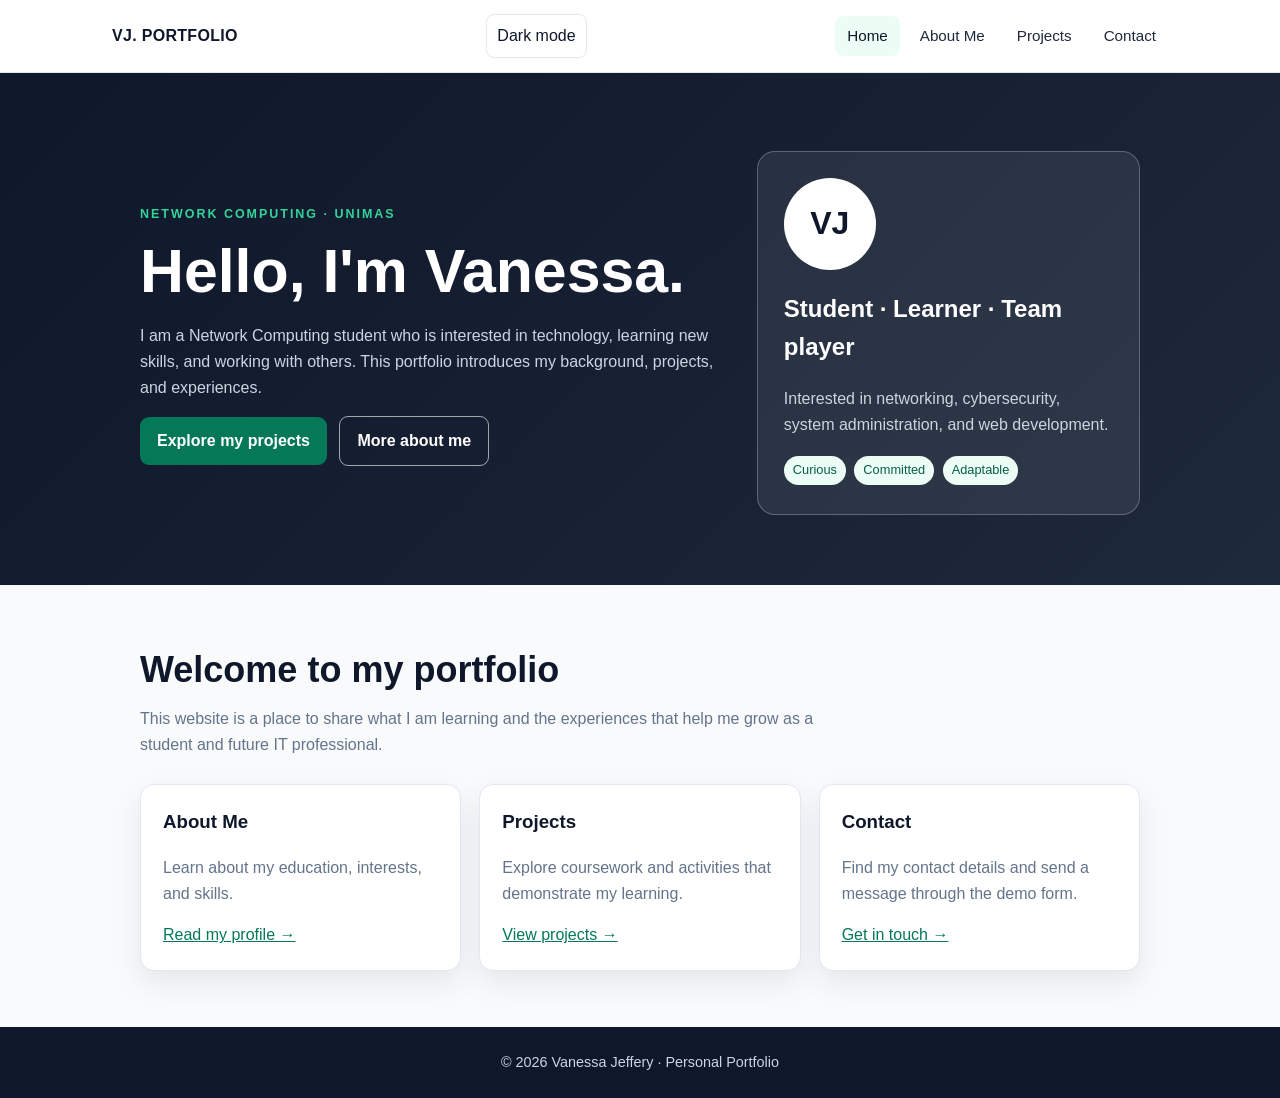
<file: index.html>
<!DOCTYPE html>
<html lang="en">

<head>
  <meta charset="UTF-8">
  <meta name="viewport" content="width=device-width, initial-scale=1.0">
  <meta name="description" content="Personal portfolio of a Network Computing student at UNIMAS.">
  <title>Home | Vanessa Jeffery Portfolio</title>
  <link rel="stylesheet" href="styles.css">
  <script src="script.js" defer></script>
</head>

<body>
  <a class="skip-link" href="#main-content">Skip to main content</a>

  <!-- Site header and navigation -->
  <header class="site-header">
    <nav class="nav-wrap" aria-label="Main navigation">
      <a class="brand" href="index.html">VJ. PORTFOLIO</a>

      <div class="nav-actions">
        <button class="theme-toggle" type="button" aria-pressed="false">Dark mode</button>
        <button class="menu-toggle" type="button" aria-expanded="false" aria-controls="main-nav">Menu</button>
      </div>

      <div class="nav-links" id="main-nav">
        <a href="index.html" aria-current="page">Home</a>
        <a href="about.html">About Me</a>
        <a href="projects.html">Projects</a>
        <a href="contact.html">Contact</a>
      </div>
    </nav>
  </header>

  <main id="main-content">
    <!-- Hero section -->
    <section class="hero">
      <div class="container hero-grid">
        <div>
          <span class="eyebrow">Network Computing · UNIMAS</span>
          <h1>Hello, I'm Vanessa.</h1>
          <p>
            I am a Network Computing student who is interested in technology, learning new skills,
            and working with others. This portfolio introduces my background, projects, and experiences.
          </p>
          <a class="button" href="projects.html">Explore my projects</a>
          <a class="button button-outline" href="about.html">More about me</a>
        </div>

        <aside class="hero-card" aria-label="Short profile">
          <div class="initials" aria-hidden="true">VJ</div>
          <h2>Student · Learner · Team player</h2>
          <p>Interested in networking, cybersecurity, system administration, and web development.</p>
          <span class="tag">Curious</span>
          <span class="tag">Committed</span>
          <span class="tag">Adaptable</span>
        </aside>
      </div>
    </section>

    <!-- Welcome section with links to other pages -->
    <section class="section">
      <div class="container">
        <h2 class="section-heading">Welcome to my portfolio</h2>
        <p class="section-intro">
          This website is a place to share what I am learning and the experiences that help me
          grow as a student and future IT professional.
        </p>

        <div class="cards">
          <article class="card">
            <h3>About Me</h3>
            <p>Learn about my education, interests, and skills.</p>
            <p><a href="about.html">Read my profile →</a></p>
          </article>

          <article class="card">
            <h3>Projects</h3>
            <p>Explore coursework and activities that demonstrate my learning.</p>
            <p><a href="projects.html">View projects →</a></p>
          </article>

          <article class="card">
            <h3>Contact</h3>
            <p>Find my contact details and send a message through the demo form.</p>
            <p><a href="contact.html">Get in touch →</a></p>
          </article>
        </div>
      </div>
    </section>
  </main>

  <!-- Site footer -->
  <footer class="site-footer">
    <div class="container">© 2026 Vanessa Jeffery · Personal Portfolio</div>
  </footer>

  <button class="back-to-top" type="button" aria-label="Back to top">↑</button>
</body>
</html>
</file>
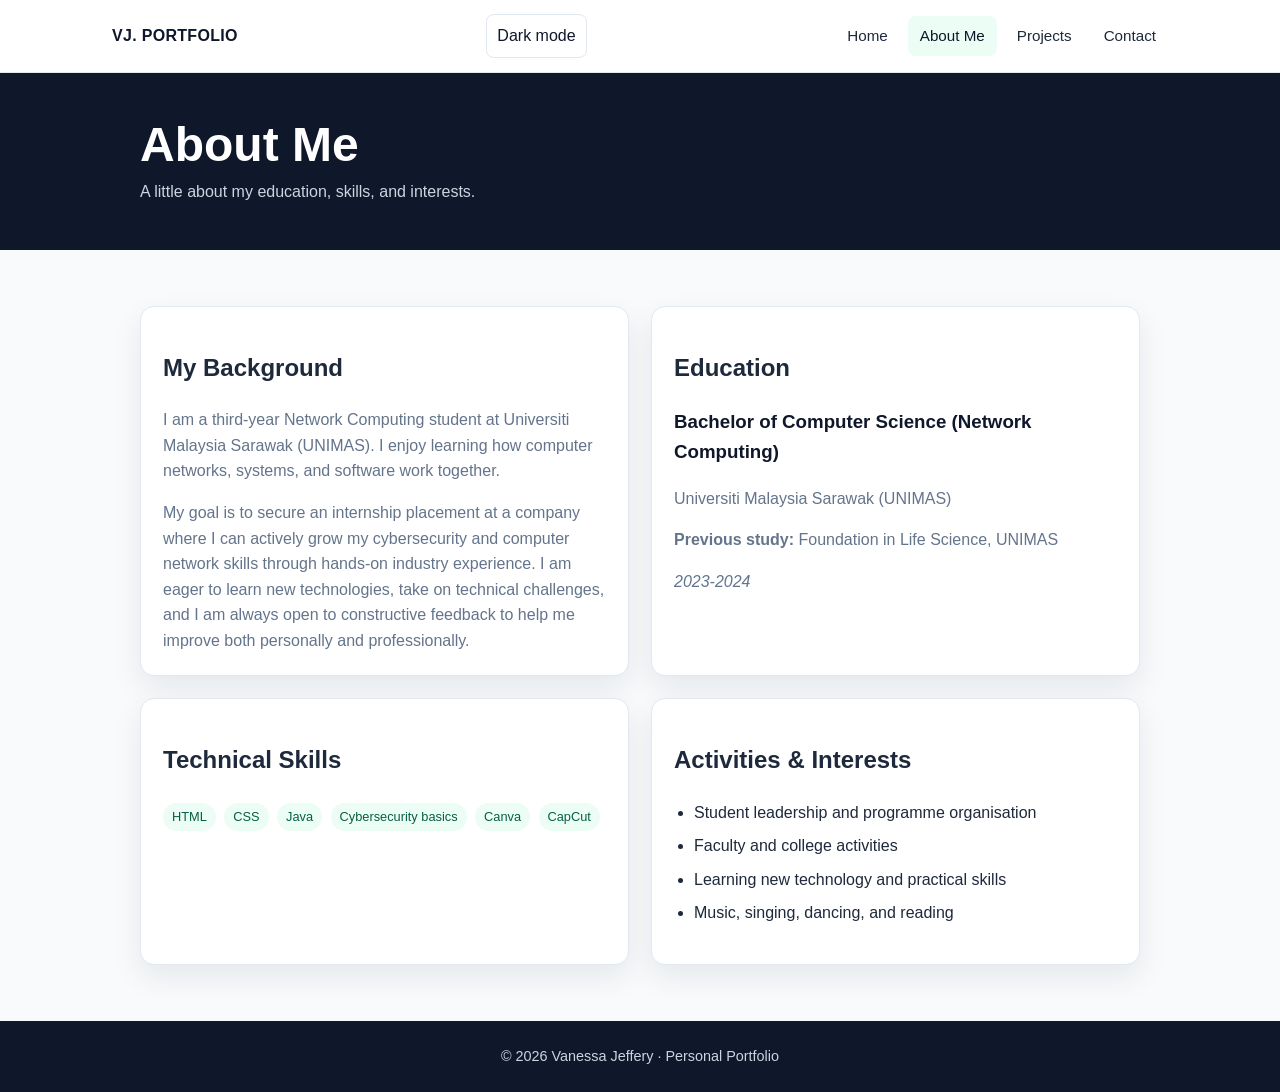
<file: about.html>
<!DOCTYPE html>
<html lang="en">
<head>
  <meta charset="UTF-8">
  <meta name="viewport" content="width=device-width, initial-scale=1.0">
  <meta name="description" content="About Vanessa Jeffery, a Network Computing student.">
  <title>About Me | Vanessa Jeffery Portfolio</title>
  <link rel="stylesheet" href="styles.css">
  <script src="script.js" defer></script>
</head>
<body>
  <a class="skip-link" href="#main-content">Skip to main content</a>

  <!-- Site header and navigation -->
  <header class="site-header">
    <nav class="nav-wrap" aria-label="Main navigation">
      <a class="brand" href="index.html">VJ. PORTFOLIO</a>

      <div class="nav-actions">
        <button class="theme-toggle" type="button" aria-pressed="false">Dark mode</button>
        <button class="menu-toggle" type="button" aria-expanded="false" aria-controls="main-nav">Menu</button>
      </div>

      <div class="nav-links" id="main-nav">
        <a href="index.html">Home</a>
        <a href="about.html">About Me</a>
        <a href="projects.html">Projects</a>
        <a href="contact.html">Contact</a>
      </div>
    </nav>
  </header>

  <main id="main-content">
    <!-- Page banner -->
    <section class="page-banner">
      <div class="container">
        <h1>About Me</h1>
        <p>A little about my education, skills, and interests.</p>
      </div>
    </section>

    <!-- About content cards -->
    <section class="section">
      <div class="container two-columns">

        <article class="card">
          <h2>My Background</h2>
          <p>
            I am a third-year Network Computing student at Universiti Malaysia Sarawak (UNIMAS).
            I enjoy learning how computer networks, systems, and software work together.
          </p>
          <p>
            My goal is to secure an internship placement at a company where I can actively grow my
            cybersecurity and computer network skills through hands-on industry experience. I am eager
            to learn new technologies, take on technical challenges, and I am always open to
            constructive feedback to help me improve both personally and professionally.
          </p>
        </article>

        <article class="card">
          <h2>Education</h2>
          <h3>Bachelor of Computer Science (Network Computing)</h3>
          <p>Universiti Malaysia Sarawak (UNIMAS)</p>
          <p><strong>Previous study:</strong> Foundation in Life Science, UNIMAS</p>
          <p><em>2023-2024</em></p>
        </article>

        <article class="card">
          <h2>Technical Skills</h2>
          <p>
            <span class="tag">HTML</span>
            <span class="tag">CSS</span>
            <span class="tag">Java</span>
            <span class="tag">Cybersecurity basics</span>
            <span class="tag">Canva</span>
            <span class="tag">CapCut</span>
          </p>
        </article>

        <article class="card">
          <h2>Activities &amp; Interests</h2>
          <ul class="list-clean">
            <li>Student leadership and programme organisation</li>
            <li>Faculty and college activities</li>
            <li>Learning new technology and practical skills</li>
            <li>Music, singing, dancing, and reading</li>
          </ul>
        </article>

      </div>
    </section>
  </main>

  <!-- Site footer -->
  <footer class="site-footer">
    <div class="container">© 2026 Vanessa Jeffery · Personal Portfolio</div>
  </footer>

  <button class="back-to-top" type="button" aria-label="Back to top">↑</button>
</body>
</html>
</file>
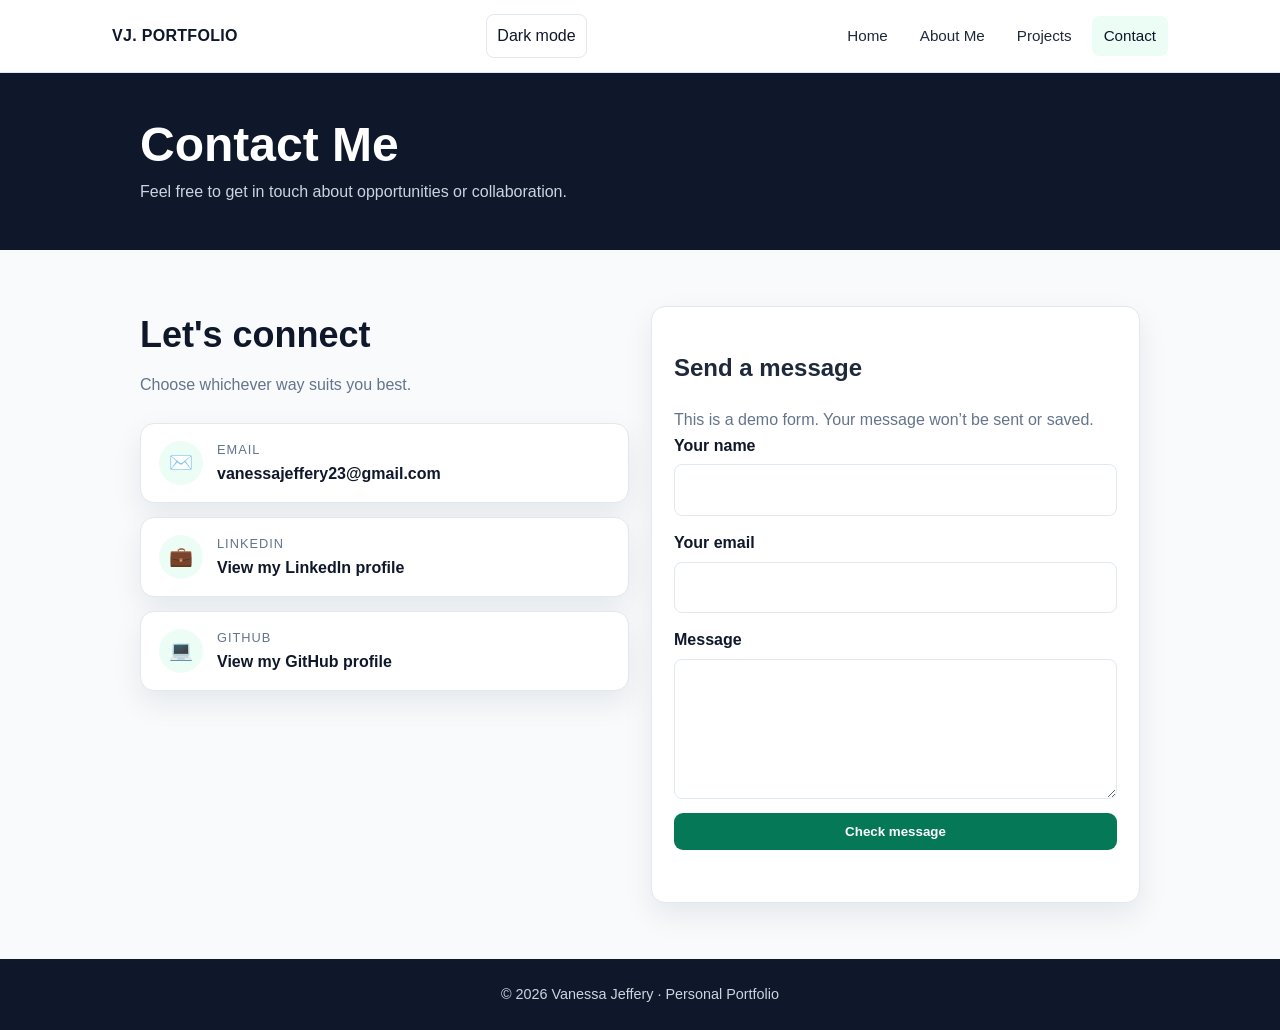
<file: contact.html>
<!DOCTYPE html>
<html lang="en">

<head>
  <meta charset="UTF-8">
  <meta name="viewport" content="width=device-width, initial-scale=1.0">
  <meta name="description" content="Contact Vanessa Jeffery.">
  <title>Contact | Vanessa Jeffery Portfolio</title>
  <link rel="stylesheet" href="styles.css">
  <script src="script.js" defer></script>
</head>

<body>
  <a class="skip-link" href="#main-content">Skip to main content</a>

  <!-- Site header and navigation -->
  <header class="site-header">
    <nav class="nav-wrap" aria-label="Main navigation">
      <a class="brand" href="index.html">VJ. PORTFOLIO</a>

      <div class="nav-actions">
        <button class="theme-toggle" type="button" aria-pressed="false">Dark mode</button>
        <button class="menu-toggle" type="button" aria-expanded="false" aria-controls="main-nav">Menu</button>
      </div>

      <div class="nav-links" id="main-nav">
        <a href="index.html">Home</a>
        <a href="about.html">About Me</a>
        <a href="projects.html">Projects</a>
        <a href="contact.html" aria-current="page">Contact</a>
      </div>
    </nav>
  </header>

  <main id="main-content">
    <!-- Page banner -->
    <section class="page-banner">
      <div class="container">
        <h1>Contact Me</h1>
        <p>Feel free to get in touch about opportunities or collaboration.</p>
      </div>
    </section>

    <section class="section">
      <div class="container two-columns">

        <!-- Contact details -->
        <div>
          <h2 class="section-heading">Let's connect</h2>
          <p class="section-intro">Choose whichever way suits you best.</p>

          <ul class="contact-list">
            <li>
                <a class="contact-card" href="mailto:vanessajeffery23@gmail.com">
                   <span class="contact-icon" aria-hidden="true">✉️</span>
                   <span class="contact-text">
                     <span class="contact-label">Email</span>
                     <span class="contact-value">vanessajeffery23@gmail.com</span>
                   </span>                   
                </a>
            </li>

            <li>
                <a class="contact-card" href="https://www.linkedin.com/in/vanessa-mennie-anak-jeffery-221964338/" target="_blank" rel="noopener noreferrer">
                  <span class="contact-icon" aria-hidden="true">💼</span>
                  <span class="contact-text">
                    <span class="contact-label">LinkedIn</span>
                    <span class="contact-value">View my LinkedIn profile</span>
                  </span>
                </a> 
            </li>

            <li>
                <a class="contact-card" href="https://github.com/vanessajeffery" target="_blank" rel="noopener noreferrer">
                  <span class="contact-icon" aria-hidden="true">💻</span>
                  <span class="contact-text">
                    <span class="contact-label">GitHub</span>
                    <span class="contact-value">View my GitHub profile</span>
                  </span>  
                </a>
            </li>
          </ul>
        </div>

        <!-- Front-end only contact form -->
        <section class="card">
          <h2>Send a message</h2>
          <p>This is a demo form. Your message won’t be sent or saved.</p>

          <form class="contact-form" id="contact-form">
            <label for="visitor-name">
              Your name
              <input id="visitor-name" name="visitor-name" type="text" autocomplete="name" required>
            </label>

            <label for="visitor-email">
              Your email
              <input id="visitor-email" name="visitor-email" type="email" autocomplete="email" required>
            </label>

            <label for="visitor-message">
              Message
              <textarea id="visitor-message" name="visitor-message" required></textarea>
            </label>

            <button class="button" type="submit">Check message</button>
            <p class="form-message" id="form-message" aria-live="polite"></p>
          </form>
        </section>

      </div>
    </section>
  </main>

  <!-- Site footer -->
  <footer class="site-footer">
    <div class="container">© 2026 Vanessa Jeffery · Personal Portfolio</div>
  </footer>

  <button class="back-to-top" type="button" aria-label="Back to top">↑</button>
</body>
</html>
</file>
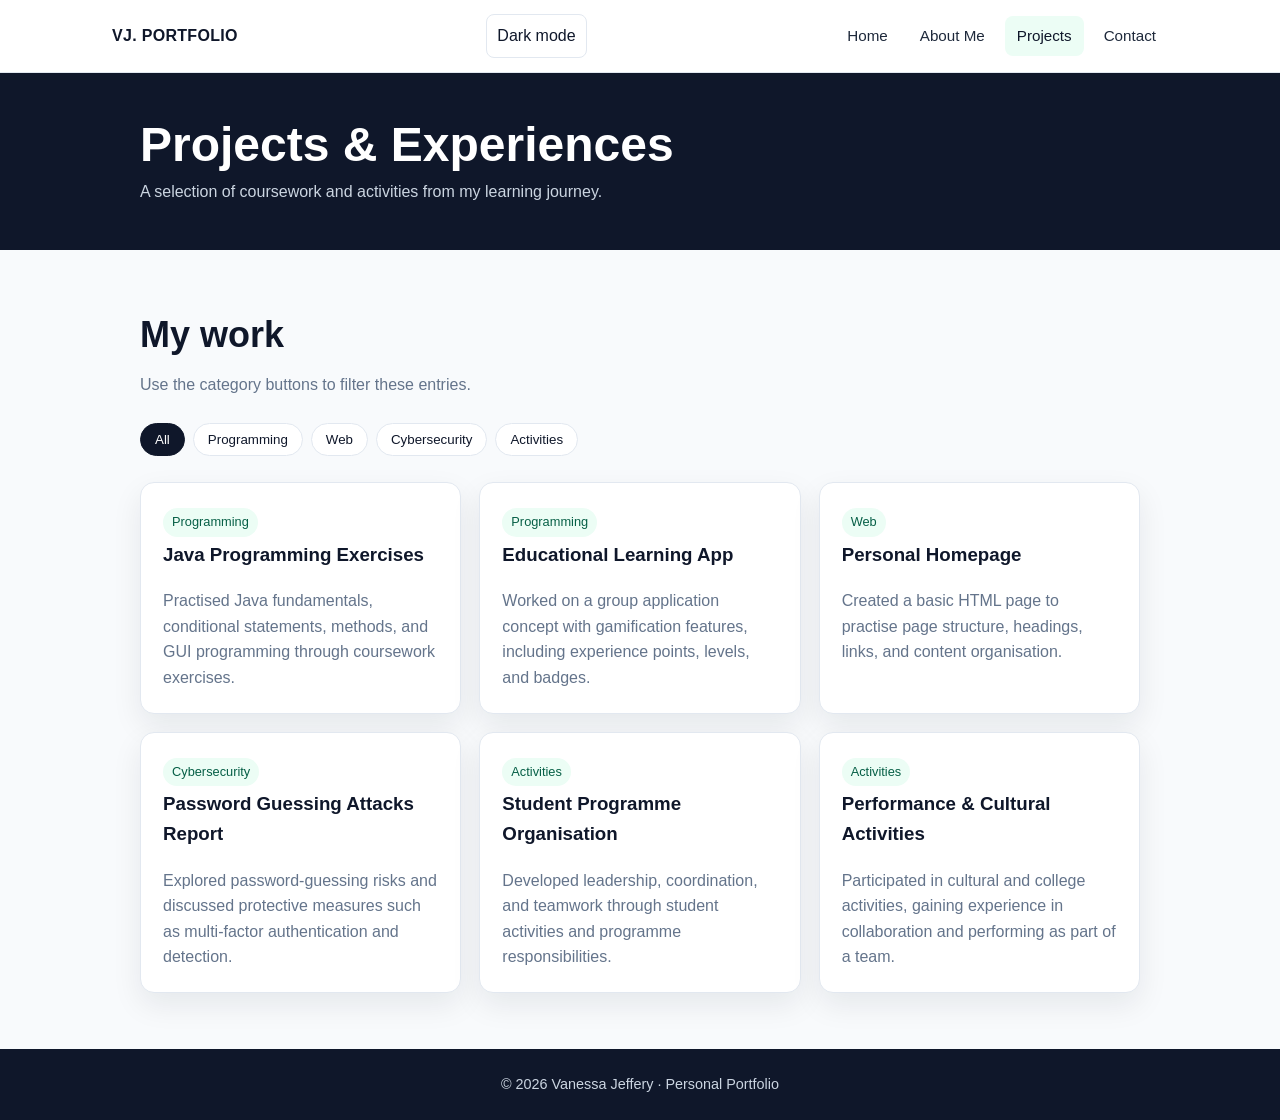
<file: projects.html>
<!DOCTYPE html>
<html lang="en">
<head>
  <meta charset="UTF-8">
  <meta name="viewport" content="width=device-width, initial-scale=1.0">
  <meta name="description" content="Projects and learning experiences by Vanessa Jeffery.">
  <title>Projects | Vanessa Jeffery Portfolio</title>
  <link rel="stylesheet" href="styles.css">
  <script src="script.js" defer></script>
</head>

<body>
  <a class="skip-link" href="#main-content">Skip to main content</a>

  <!-- Site header and navigation -->
  <header class="site-header">
    <nav class="nav-wrap" aria-label="Main navigation">
      <a class="brand" href="index.html">VJ. PORTFOLIO</a>

      <div class="nav-actions">
        <button class="theme-toggle" type="button" aria-pressed="false">Dark mode</button>
        <button class="menu-toggle" type="button" aria-expanded="false" aria-controls="main-nav">Menu</button>
      </div>

      <div class="nav-links" id="main-nav">
        <a href="index.html">Home</a>
        <a href="about.html">About Me</a>
        <a href="projects.html" aria-current="page">Projects</a>
        <a href="contact.html">Contact</a>
      </div>
    </nav>
  </header>

  <main id="main-content">
    <!-- Page banner -->
    <section class="page-banner">
      <div class="container">
        <h1>Projects &amp; Experiences</h1>
        <p>A selection of coursework and activities from my learning journey.</p>
      </div>
    </section>

    <section class="section">
      <div class="container">
        <h2 class="section-heading">My work</h2>
        <p class="section-intro">Use the category buttons to filter these entries.</p>

        <!-- Category filter buttons -->
        <div class="filter-row" role="group" aria-label="Filter projects">
          <button class="filter-button" type="button" data-filter="all" aria-pressed="true">All</button>
          <button class="filter-button" type="button" data-filter="programming" aria-pressed="false">Programming</button>
          <button class="filter-button" type="button" data-filter="web" aria-pressed="false">Web</button>
          <button class="filter-button" type="button" data-filter="security" aria-pressed="false">Cybersecurity</button>
          <button class="filter-button" type="button" data-filter="activities" aria-pressed="false">Activities</button>
        </div>

        <!-- Project cards -->
        <div class="cards">

          <article class="card project-card" data-category="programming">
            <span class="tag">Programming</span>
            <h3>Java Programming Exercises</h3>
            <p>
              Practised Java fundamentals, conditional statements, methods, and GUI programming
              through coursework exercises.
            </p>
          </article>

          <article class="card project-card" data-category="programming">
            <span class="tag">Programming</span>
            <h3>Educational Learning App</h3>
            <p>
              Worked on a group application concept with gamification features, including
              experience points, levels, and badges.
            </p>
          </article>

          <article class="card project-card" data-category="web">
            <span class="tag">Web</span>
            <h3>Personal Homepage</h3>
            <p>
              Created a basic HTML page to practise page structure, headings, links, and
              content organisation.
            </p>
          </article>

          <article class="card project-card" data-category="security">
            <span class="tag">Cybersecurity</span>
            <h3>Password Guessing Attacks Report</h3>
            <p>
              Explored password-guessing risks and discussed protective measures such as
              multi-factor authentication and detection.
            </p>
          </article>

          <article class="card project-card" data-category="activities">
            <span class="tag">Activities</span>
            <h3>Student Programme Organisation</h3>
            <p>
              Developed leadership, coordination, and teamwork through student activities and
              programme responsibilities.
            </p>
          </article>

          <article class="card project-card" data-category="activities">
            <span class="tag">Activities</span>
            <h3>Performance &amp; Cultural Activities</h3>
            <p>
              Participated in cultural and college activities, gaining experience in
              collaboration and performing as part of a team.
            </p>
          </article>

        </div>
      </div>
    </section>
  </main>

  <!-- Site footer -->
  <footer class="site-footer">
    <div class="container">© 2026 Vanessa Jeffery · Personal Portfolio</div>
  </footer>

  <button class="back-to-top" type="button" aria-label="Back to top">↑</button>
</body>
</html>
</file>
<file: styles.css>
/* ==========================================================================
   Shared styles for every page
   ========================================================================== */

/* ---------- Design tokens ---------- */
:root {
  --navy: #0f172a;         /* Deep slate */
  --navy-light: #1e293b;   /* Lighter slate */
  --blue: #047857;         /* Emerald green (5.5:1 contrast with white) */
  --pale-blue: #ecfdf5;    /* Soft mint tint */
  --white: #ffffff;        /* Card / header background (remapped in dark mode) */
  --on-dark: #ffffff;      /* Text on dark backgrounds (never remapped) */
  --heading: #0f172a;      /* Heading and label text */
  --text: #1e293b;         /* Body text */
  --muted: #64748b;        /* Muted text */
  --border: #e2e8f0;       /* Borders */
  --surface: #f8fafc;      /* Page background */
  --shadow: 0 12px 30px rgba(15, 23, 42, 0.08);
}

/* ---------- Base ---------- */
* {
  box-sizing: border-box;
}

html {
  scroll-behavior: smooth;
}

body {
  margin: 0;
  font-family: Arial, Helvetica, sans-serif;
  background: var(--surface);
  color: var(--text);
  line-height: 1.6;
}

a {
  color: var(--blue);
}

/* Visible keyboard focus */
a:focus-visible,
button:focus-visible,
input:focus-visible,
textarea:focus-visible {
  outline: 3px solid var(--blue);
  outline-offset: 3px;
}

h1 {
  font-size: clamp(2.25rem, 5vw, 3.8rem);
  line-height: 1.12;
  margin: 12px 0 18px;
}

.container {
  width: min(100% - 40px, 1000px);
  margin: 0 auto;
}

/* ---------- Skip link ---------- */
.skip-link {
  position: absolute;
  left: -9999px;
  top: 0;
  background: var(--white);
  padding: 10px;
  z-index: 1000;
}

.skip-link:focus {
  left: 10px;
  top: 10px;
}

/* ---------- Header and navigation ---------- */
.site-header {
  position: sticky;
  top: 0;
  z-index: 100;
  background: var(--white);
  border-bottom: 1px solid var(--border);
}

.nav-wrap {
  max-width: 1100px;
  margin: auto;
  padding: 14px 22px;
  display: flex;
  align-items: center;
  justify-content: space-between;
  gap: 20px;
}

.brand {
  color: var(--heading);
  text-decoration: none;
  font-weight: 800;
  letter-spacing: 0.3px;
}

.nav-links {
  display: flex;
  align-items: center;
  gap: 8px;
}

.nav-links a {
  color: var(--text);
  text-decoration: none;
  padding: 8px 12px;
  border-radius: 8px;
  font-size: 0.95rem;
}

.nav-links a:hover,
.nav-links a[aria-current="page"] {
  background: var(--pale-blue);
  color: var(--heading);
}

.nav-actions {
  display: flex;
  align-items: center;
  gap: 8px;
}

.menu-toggle,
.theme-toggle {
  border: 1px solid var(--border);
  border-radius: 8px;
  background: var(--white);
  color: var(--heading);
  padding: 8px 10px;
  cursor: pointer;
  font: inherit;
}

.menu-toggle {
  display: none; /* Shown on small screens only */
}

/* ---------- Hero ---------- */
.hero {
  padding: 78px 0 70px;
  background: linear-gradient(135deg, var(--navy), var(--navy-light));
  color: var(--on-dark);
}

.hero-grid {
  display: grid;
  grid-template-columns: 1.5fr 1fr;
  gap: 42px;
  align-items: center;
}

.eyebrow {
  color: #34d399;
  text-transform: uppercase;
  letter-spacing: 2px;
  font-size: 0.78rem;
  font-weight: 700;
}

.hero p {
  color: #cbd5e1;
  max-width: 620px;
}

.hero-card {
  border: 1px solid rgba(255, 255, 255, 0.25);
  background: rgba(255, 255, 255, 0.08);
  padding: 26px;
  border-radius: 18px;
}

.hero-card .initials {
  width: 92px;
  height: 92px;
  display: grid;
  place-items: center;
  border-radius: 50%;
  background: var(--white);
  color: var(--heading);
  font-size: 2rem;
  font-weight: 800;
  margin-bottom: 18px;
}

/* content slides up and fades in when the page loads */
@keyframes fade-up {
  from {
    opacity: 0;
    transform: translateY(20px);
  }
  to {
    opacity: 1;
    transform: translateY(0);
  }
}

.hero-grid > *,
.page-banner .container {
  animation: fade-up 0.8s ease-out both;
}

/* The profile card appears slightly after the text */
.hero-grid > :nth-child(2) {
  animation-delay: 0.2s;
}

/* ---------- Buttons ---------- */
.button {
  display: inline-block;
  border: 0;
  border-radius: 9px;
  padding: 11px 17px;
  background: var(--blue);
  color: var(--on-dark);
  text-decoration: none;
  font-weight: 700;
  cursor: pointer;
}

.button:hover {
  filter: brightness(1.08);
}

.button-outline {
  border: 1px solid rgba(255, 255, 255, 0.6);
  color: var(--on-dark);
  background: transparent;
  margin-left: 8px;
}

/* ---------- Sections and cards ---------- */
.section {
  padding: 56px 0;
}

.section-heading {
  color: var(--heading);
  margin: 0 0 8px;
  font-size: clamp(1.7rem, 3vw, 2.25rem);
}

.section-intro {
  color: var(--muted);
  margin: 0 0 26px;
  max-width: 700px;
}

.cards {
  display: grid;
  grid-template-columns: repeat(3, 1fr);
  gap: 18px;
}

.card {
  background: var(--white);
  border: 1px solid var(--border);
  border-radius: 14px;
  padding: 22px;
  box-shadow: var(--shadow);
}

.card h3 {
  color: var(--heading);
  margin-top: 0;
}

.card p {
  color: var(--muted);
  margin-bottom: 0;
}

.card {
  background: var(--white);
  border: 1px solid var(--border);
  border-radius: 14px;
  padding: 22px;
  box-shadow: var(--shadow);
  transition: transform 0.25s ease, box-shadow 0.25s ease; /* smooth animation */
}

/* lift the card slightly when the mouse is over it */
.card:hover {
  transform: translateY(-4px);
  box-shadow: 0 18px 38px rgba(15, 23, 42, 0.14);
}

.tag {
  display: inline-block;
  background: var(--pale-blue);
  color: #065f46;
  padding: 4px 9px;
  border-radius: 20px;
  font-size: 0.8rem;
  margin: 3px 4px 3px 0;
  font-weight: 500;
}

/* ---------- Inner page banner and layout ---------- */
.page-banner {
  padding: 45px 0;
  background: var(--navy);
  color: var(--on-dark);
}

.page-banner h1 {
  font-size: clamp(2rem, 4vw, 3rem);
  margin: 0 0 8px;
}

.page-banner p {
  margin: 0;
  color: #cbd5e1;
}

.two-columns {
  display: grid;
  grid-template-columns: 1fr 1fr;
  gap: 22px;
}

.list-clean {
  padding-left: 20px;
}

.list-clean li {
  margin-bottom: 8px;
}

/* ---------- Project filter ---------- */
.filter-row {
  display: flex;
  flex-wrap: wrap;
  gap: 8px;
  margin: 20px 0 26px;
}

.filter-button {
  border: 1px solid var(--border);
  background: var(--white);
  color: var(--heading);
  border-radius: 22px;
  padding: 8px 14px;
  cursor: pointer;
}

.filter-button[aria-pressed="true"] {
  background: var(--navy);
  color: var(--on-dark);
  border-color: var(--navy);
}

.project-card[hidden] {
  display: none;
}

/* ---------- Contact form ---------- */
.contact-form {
  display: grid;
  gap: 14px;
  max-width: 650px;
}

.contact-form label {
  display: grid;
  gap: 6px;
  font-weight: 700;
  color: var(--heading);
}

.contact-form input,
.contact-form textarea {
  width: 100%;
  padding: 12px;
  border: 1px solid var(--border);
  border-radius: 8px;
  font: inherit;
  background: var(--white);
  color: var(--text);
}

.contact-form textarea {
  min-height: 140px;
  resize: vertical;
}

/* ---------- Contact info cards ---------- */
.contact-list {
  list-style: none;
  padding: 0;
  margin: 0;
  display: grid;
  gap: 14px;
}

/* The whole card is one big clickable link */
.contact-card {
  display: flex;
  align-items: center;
  gap: 14px;
  padding: 16px 18px;
  background: var(--white);
  border: 1px solid var(--border);
  border-radius: 14px;
  box-shadow: var(--shadow);
  text-decoration: none;
  color: var(--text);
  transition: transform 0.25s ease, box-shadow 0.25s ease;
}

.contact-card:hover {
  transform: translateY(-3px);
  box-shadow: 0 18px 38px rgba(15, 23, 42, 0.14);
}

/* Round icon badge */
.contact-icon {
  flex-shrink: 0; /* keep the circle from squashing on small screens */
  width: 44px;
  height: 44px;
  display: grid;
  place-items: center;
  border-radius: 50%;
  background: var(--pale-blue);
  font-size: 1.2rem;
}

.contact-text {
  display: grid;
  min-width: 0; /* lets long text wrap instead of overflowing */
}

.contact-label {
  font-size: 0.8rem;
  text-transform: uppercase;
  letter-spacing: 1px;
  color: var(--muted);
}

.contact-value {
  font-weight: 700;
  color: var(--heading);
  overflow-wrap: anywhere; /* long email addresses wrap on phones */
}

.form-message {
  color: var(--heading);
  font-weight: 700;
}

/* ---------- Footer and back-to-top ---------- */
.site-footer {
  padding: 24px 0;
  background: var(--navy);
  color: #cbd5e1;
  text-align: center;
  font-size: 0.9rem;
}

.back-to-top {
  position: fixed;
  right: 20px;
  bottom: 20px;
  display: none;
  border: 0;
  border-radius: 50%;
  width: 46px;
  height: 46px;
  background: var(--blue);
  color: var(--on-dark);
  font-size: 1.2rem;
  cursor: pointer;
  box-shadow: var(--shadow);
}

.back-to-top.visible {
  display: block;
}

/* ==========================================================================
   Dark mode (toggled by adding .dark-mode to <body>)
   ========================================================================== */
body.dark-mode {
  --surface: #090d16;
  --white: #0f172a;
  --text: #f1f5f9;
  --heading: #f1f5f9;
  --muted: #94a3b8;
  --border: #1e293b;
  --pale-blue: #064e3b;
  --navy: #020617;
  --navy-light: #0f172a;
  --blue: #10b981;
  --shadow: 0 12px 30px rgba(0, 0, 0, 0.3);
}

/* Bright green needs dark text for readable contrast */
body.dark-mode .button:not(.button-outline),
body.dark-mode .back-to-top,
body.dark-mode .filter-button[aria-pressed="true"],
body.dark-mode .hero-card .initials {
  background: var(--blue);
  color: #022c22;
  border-color: var(--blue);
}

body.dark-mode .tag {
  color: #a7f3d0;
}

/* ==========================================================================
   Responsive layout
   ========================================================================== */

/* Tablet */
@media (max-width: 900px) {
  .cards {
    grid-template-columns: repeat(2, 1fr);
  }
}

/* Mobile */
@media (max-width: 760px) {
  .nav-wrap {
    flex-wrap: wrap;
  }

  .menu-toggle {
    display: inline-block;
  }

  .nav-links {
    display: none;
    flex-direction: column;
    align-items: stretch;
    width: 100%;
    padding-top: 8px;
  }

  .nav-links.open {
    display: flex;
  }

  .nav-links a {
    padding: 10px;
  }

  .hero-grid,
  .two-columns {
    grid-template-columns: 1fr;
  }

  .hero {
    padding: 52px 0;
  }

  .cards {
    grid-template-columns: 1fr;
  }

  .button-outline {
    margin: 10px 0 0;
  }
}
</file>
